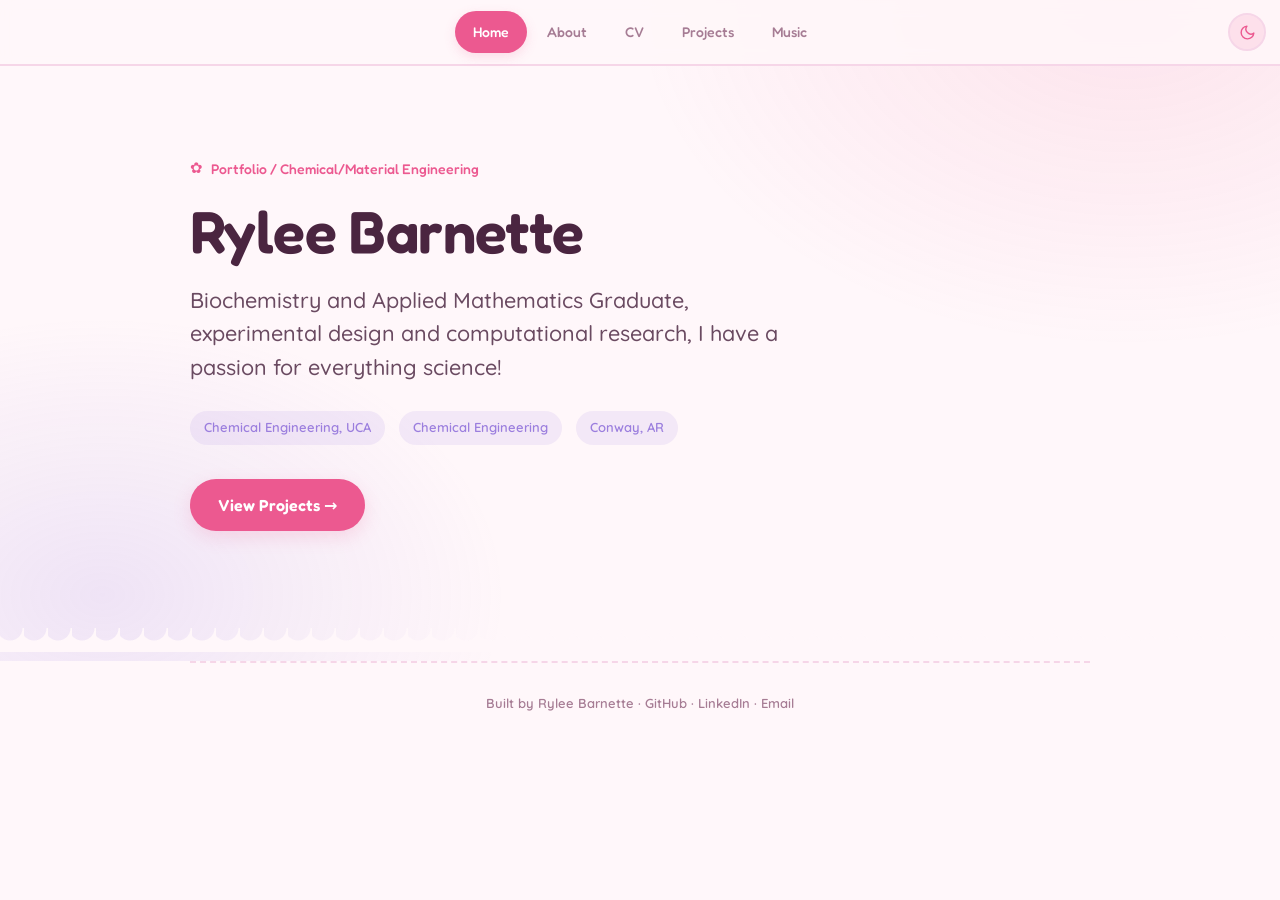
<file: index.html>
<!DOCTYPE html>
<html lang="en">
<head>
  <meta charset="UTF-8">
  <meta name="viewport" content="width=device-width, initial-scale=1.0">
  <title>Rylee Barnette —  Chemical/Materials Engineer</title>
<meta property="og:type" content="website">
  <meta property="og:title" content="Rylee Barnette —  Chemical/Materials Engineer">
  <meta property="og:description" content="Biochemistry and Applied Mathematics Graduate, Materials Engineering, Computational and Experimental Chemistry Research.">
  <meta property="og:image" content="https://ryleeannebarnette.github.io/labphoto.jpg">
  <meta property="og:url" content="https://ryleeannebarnette.github.io/">
  <meta name="twitter:card" content="summary_large_image">
  <script>
    (function(){try{var s=localStorage.getItem('theme');var d=window.matchMedia&&matchMedia('(prefers-color-scheme:dark)').matches;document.documentElement.setAttribute('data-theme',s||(d?'dark':'light'));}catch(e){}})();
    function toggleTheme(){var el=document.documentElement;var n=el.getAttribute('data-theme')==='dark'?'light':'dark';el.setAttribute('data-theme',n);try{localStorage.setItem('theme',n);}catch(e){}}
  </script>
  <link rel="preconnect" href="https://fonts.googleapis.com">
  <link rel="preconnect" href="https://fonts.gstatic.com" crossorigin>
  <link href="https://fonts.googleapis.com/css2?family=Fredoka:wght@400..700&family=Quicksand:wght@400..700&display=swap" rel="stylesheet">
  <link rel="stylesheet" href="style.css">
</head>
<body>
  <nav>
    <a href="index.html" class="active">Home</a>
    <a href="about.html">About</a>
    <a href="currvita.html">CV</a>
    <a href="projects.html">Projects</a>
    <a href="music.html">Music</a>
    <button class="theme-toggle" onclick="toggleTheme()" aria-label="Toggle dark mode" title="Toggle dark mode">
      <svg class="icon-moon" viewBox="0 0 24 24" fill="none" stroke="currentColor" stroke-width="2" stroke-linecap="round" stroke-linejoin="round"><path d="M21 12.79A9 9 0 1 1 11.21 3 7 7 0 0 0 21 12.79z"/></svg>
      <svg class="icon-sun" viewBox="0 0 24 24" fill="none" stroke="currentColor" stroke-width="2" stroke-linecap="round" stroke-linejoin="round"><circle cx="12" cy="12" r="4"/><path d="M12 2v2M12 20v2M4.93 4.93l1.41 1.41M17.66 17.66l1.41 1.41M2 12h2M20 12h2M6.34 17.66l-1.41 1.41M19.07 4.93l-1.41 1.41"/></svg>
    </button>
  </nav>
  <header class="hero">
    <div class="hero-inner">
      <p class="eyebrow">Portfolio / Chemical/Material Engineering</p>
      <h1>Rylee Barnette</h1>
      <p class="lede">Biochemistry and Applied Mathematics Graduate, experimental design and computational research, I have a passion for everything science!</p>
      <div class="spec-row">
        <span> Chemical Engineering, UCA</span>
        <span>Chemical Engineering</span>
        <span>Conway, AR</span>
      </div>
      <a href="projects.html" class="btn">View Projects →</a>
    </div>
  </header>
  <footer>
    Built by Rylee Barnette · <a href="https://github.com/ryleeannebarnette" target="_blank" rel="noopener">GitHub</a>
                           · <a href="https://www.linkedin.com/in/rylee-barnette-5aaa1438b/" target="_blank" rel="noopener">LinkedIn</a>
                           · <a href="mailto:ryleeannebarnette@gmail.com">Email</a>
  </footer>
</body>
</html>
</file>
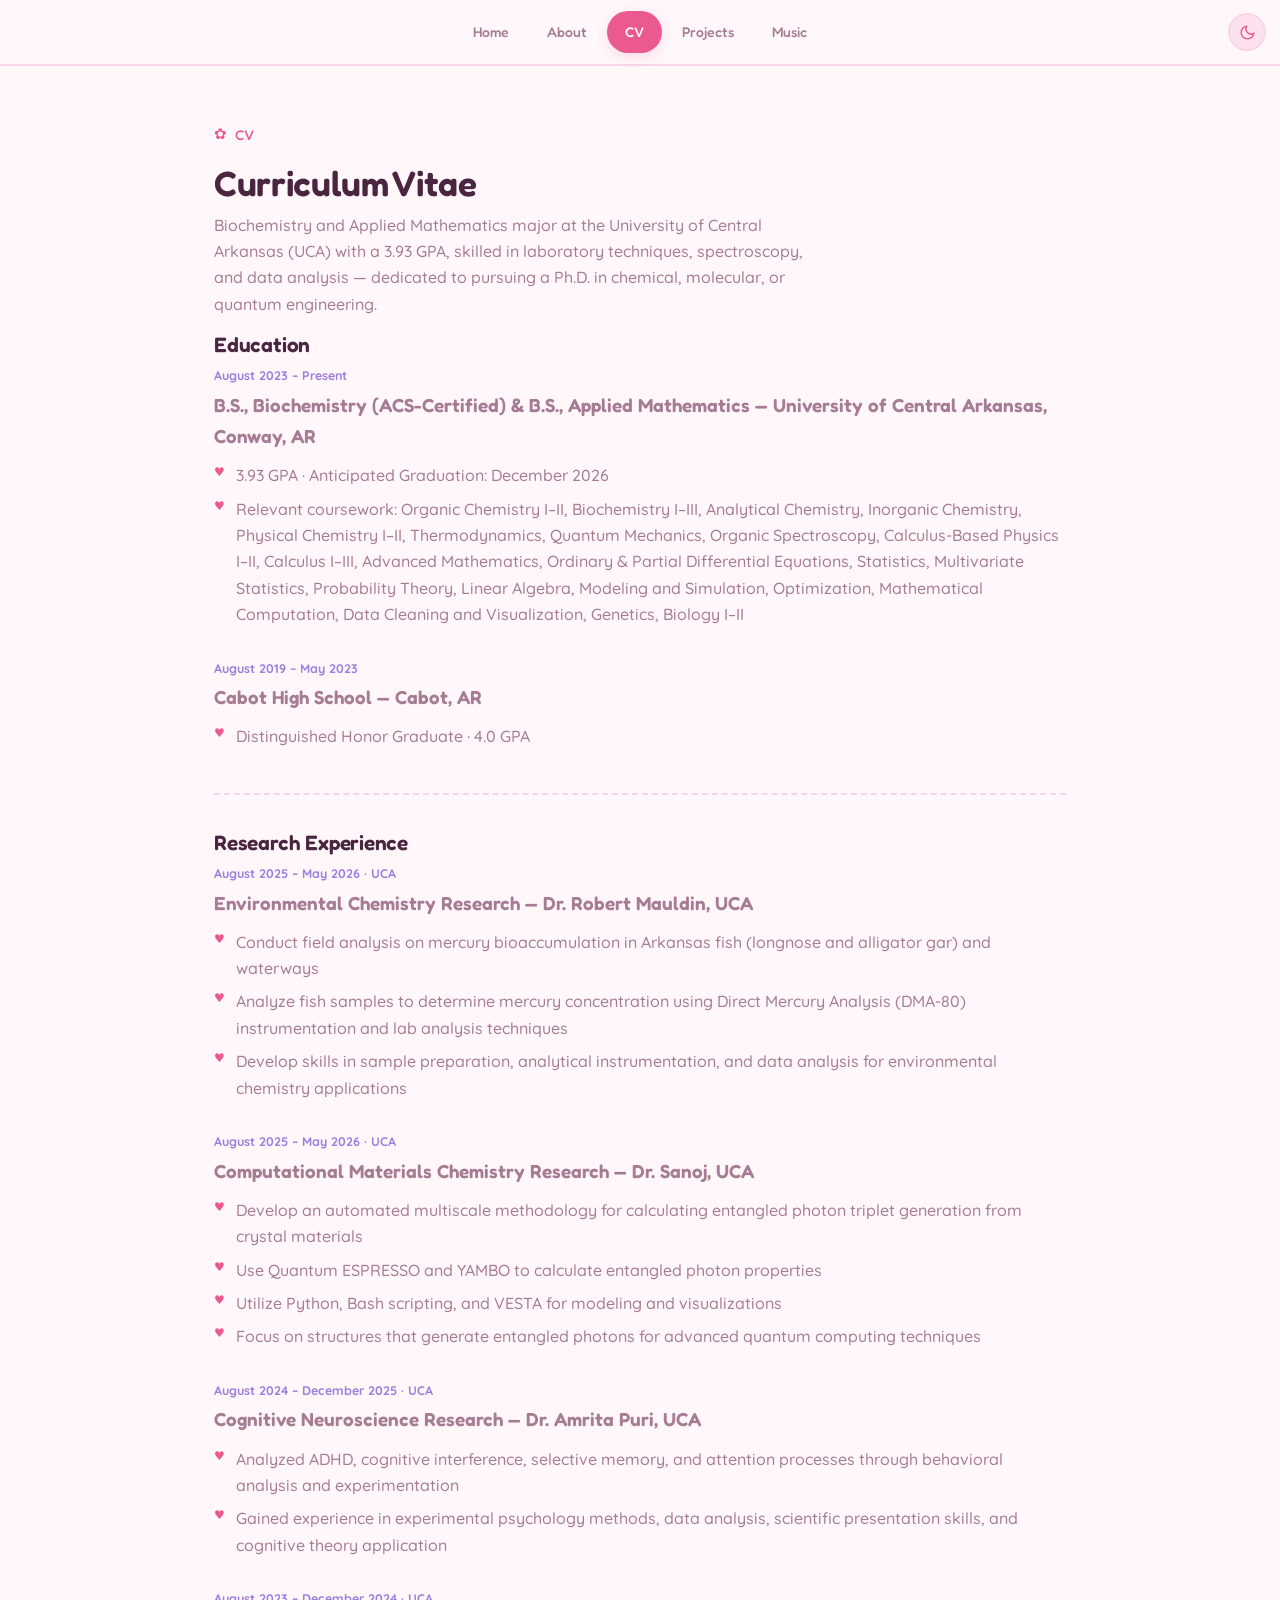
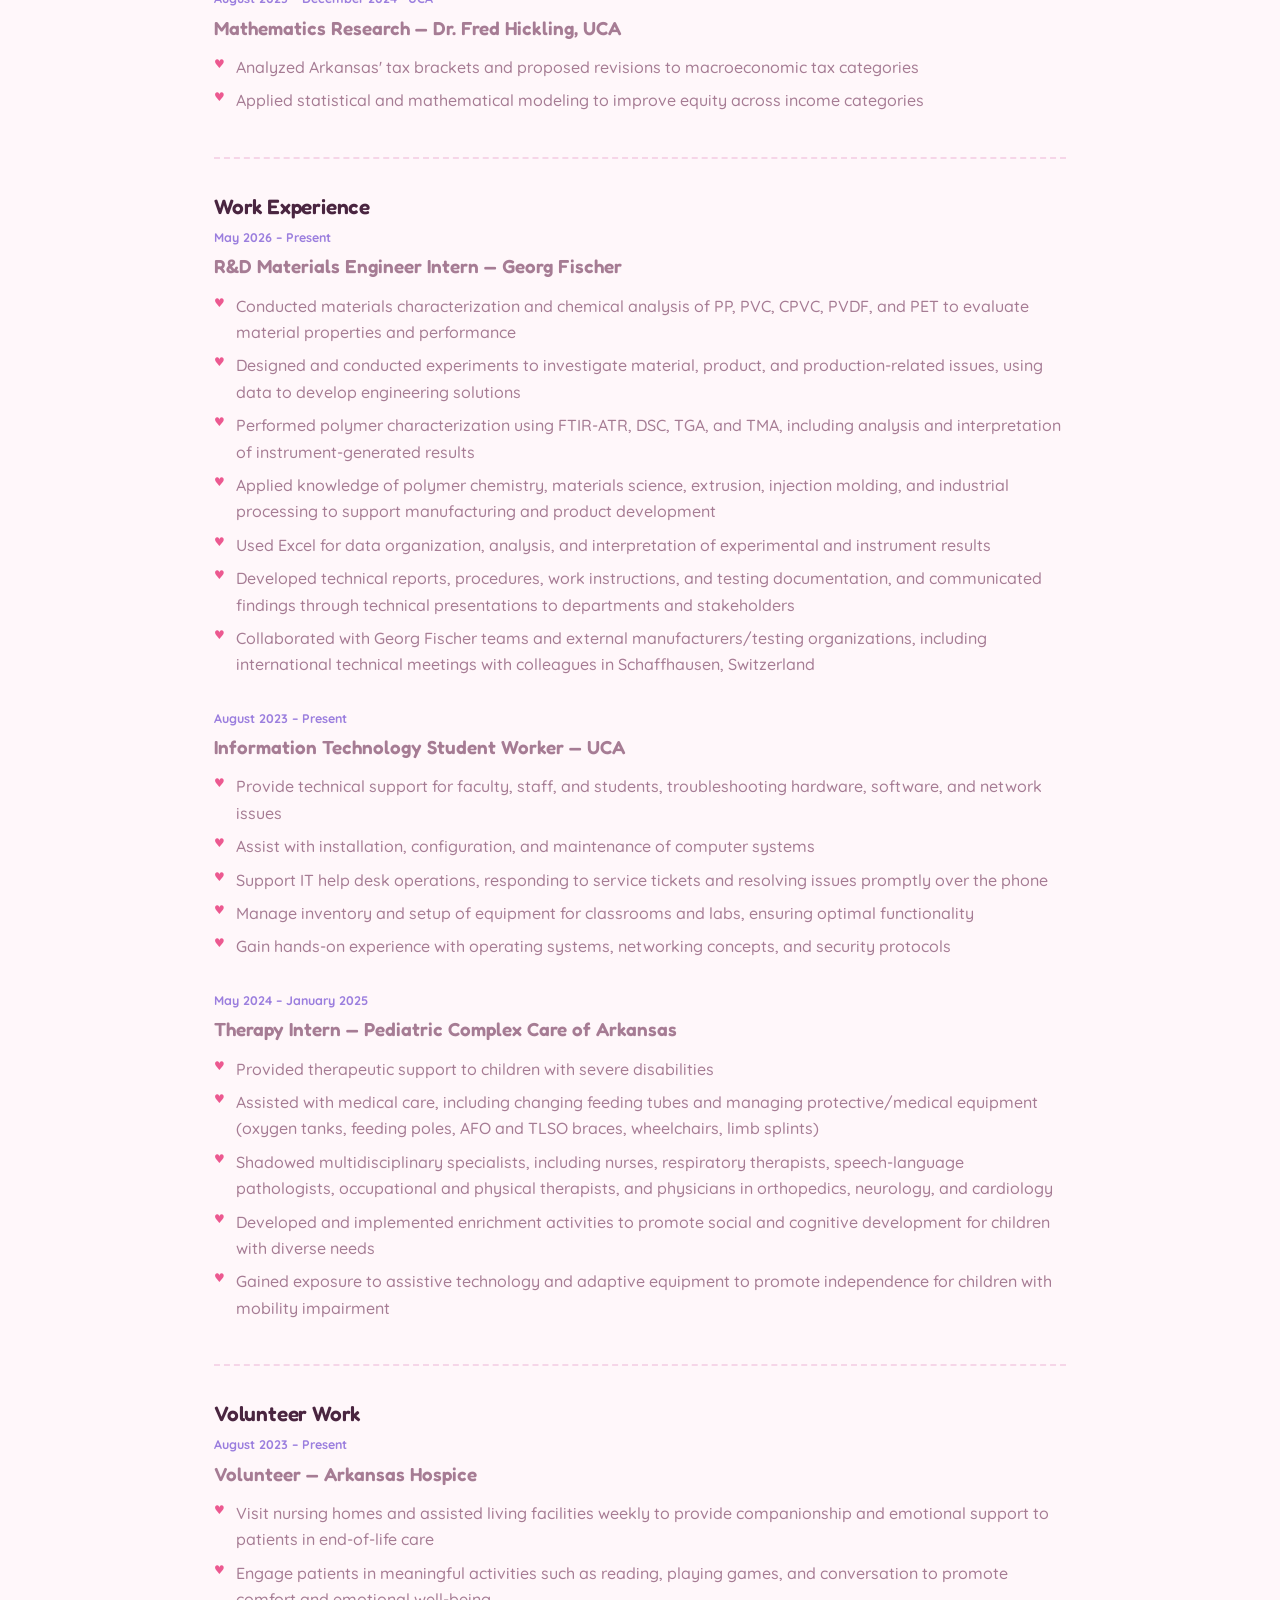
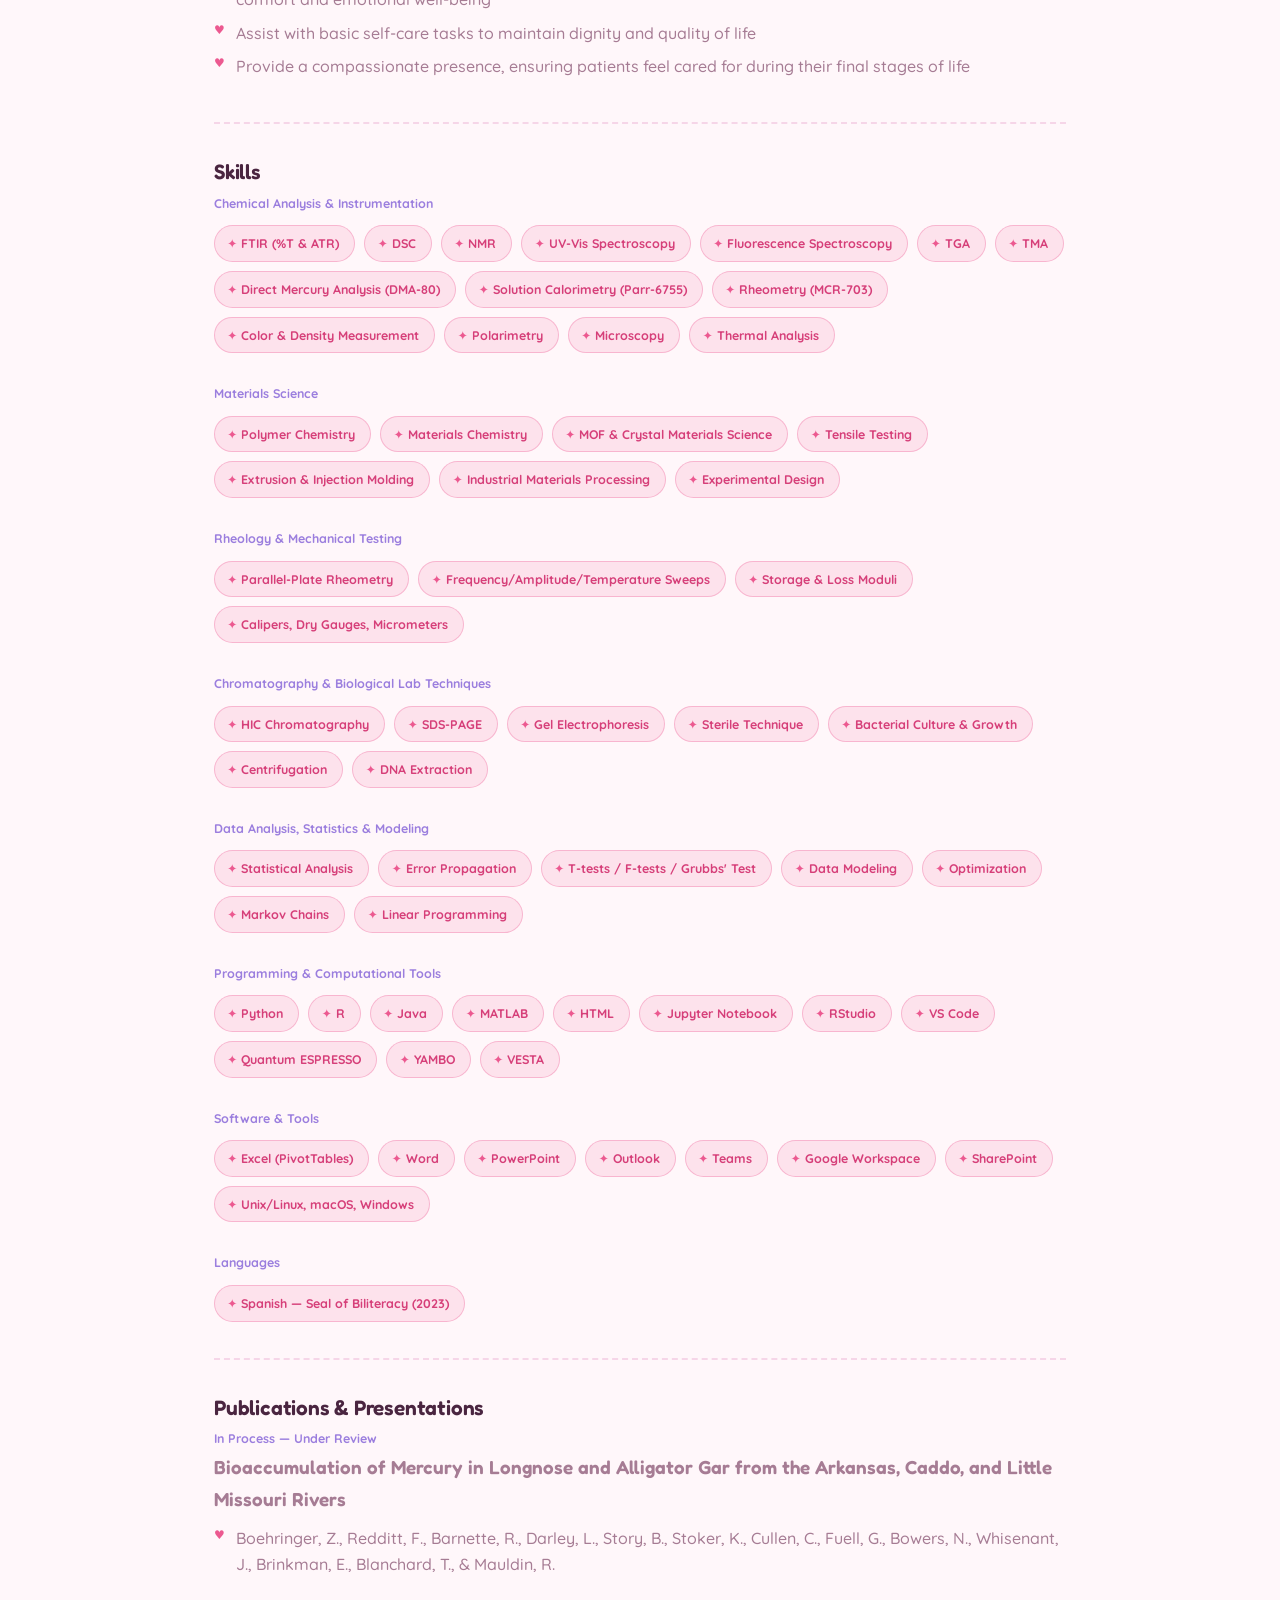
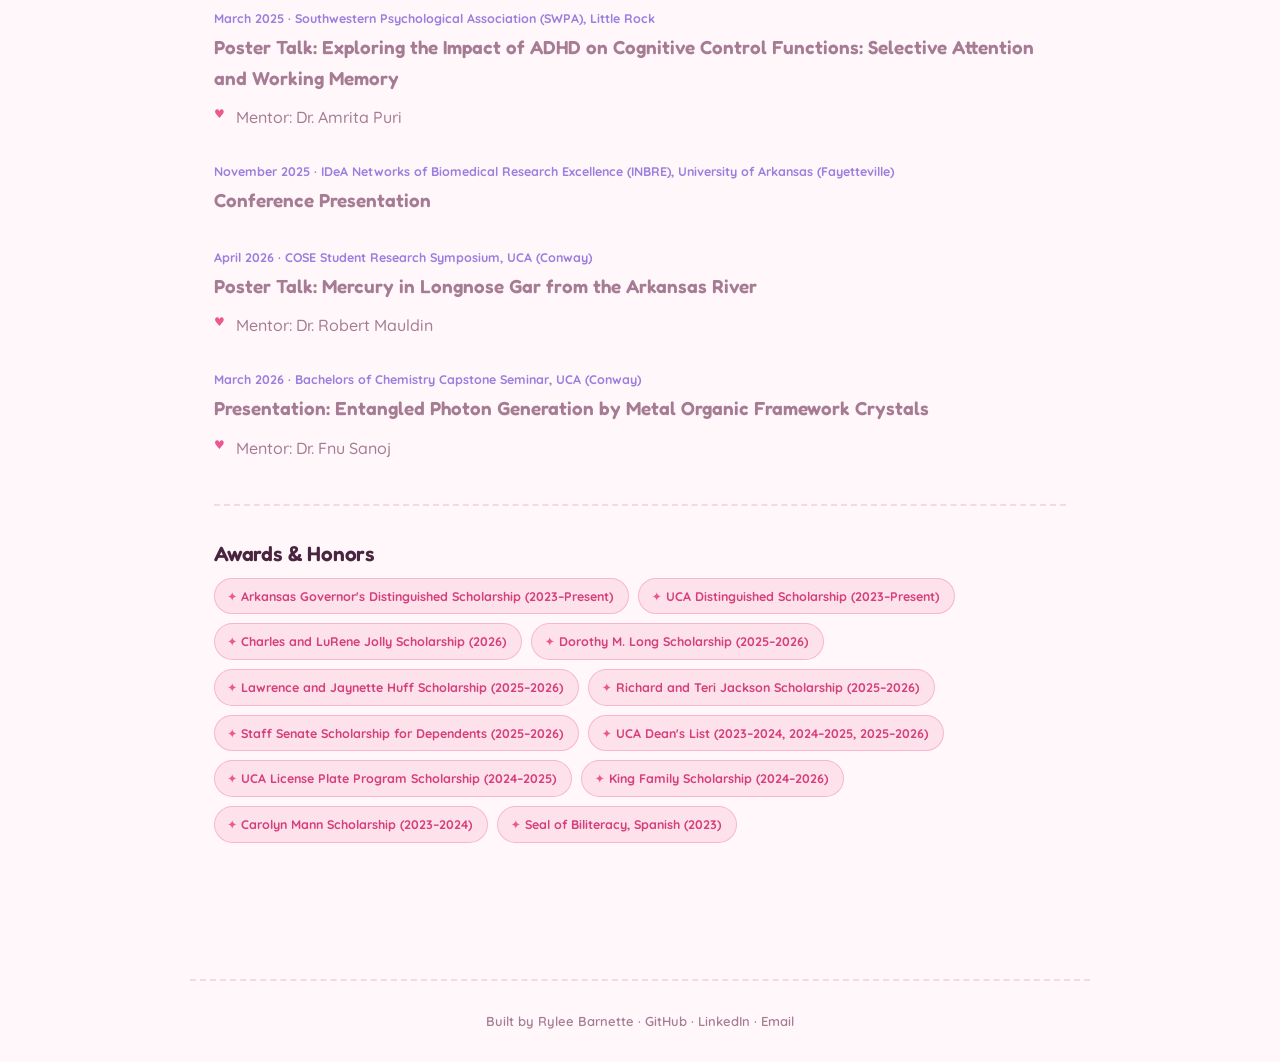
<file: currvita.html>
<!DOCTYPE html>
<html lang="en">
<head>
  <meta charset="UTF-8">
  <meta name="viewport" content="width=device-width, initial-scale=1.0">
  <title>CV — Rylee Barnette</title>
  <script>
    (function(){try{var s=localStorage.getItem('theme');var d=window.matchMedia&&matchMedia('(prefers-color-scheme:dark)').matches;document.documentElement.setAttribute('data-theme',s||(d?'dark':'light'));}catch(e){}})();
    function toggleTheme(){var el=document.documentElement;var n=el.getAttribute('data-theme')==='dark'?'light':'dark';el.setAttribute('data-theme',n);try{localStorage.setItem('theme',n);}catch(e){}}
  </script>
  <link rel="preconnect" href="https://fonts.googleapis.com">
  <link rel="preconnect" href="https://fonts.gstatic.com" crossorigin>
  <link href="https://fonts.googleapis.com/css2?family=Fredoka:wght@400..700&family=Quicksand:wght@400..700&display=swap" rel="stylesheet">
  <link rel="stylesheet" href="style.css">
</head>
<body>
  <nav>
    <a href="index.html">Home</a>
    <a href="about.html">About</a>
    <a href="currvita.html" class="active">CV</a>
    <a href="projects.html">Projects</a>
    <a href="music.html">Music</a>
    <button class="theme-toggle" onclick="toggleTheme()" aria-label="Toggle dark mode" title="Toggle dark mode">
      <svg class="icon-moon" viewBox="0 0 24 24" fill="none" stroke="currentColor" stroke-width="2" stroke-linecap="round" stroke-linejoin="round"><path d="M21 12.79A9 9 0 1 1 11.21 3 7 7 0 0 0 21 12.79z"/></svg>
      <svg class="icon-sun" viewBox="0 0 24 24" fill="none" stroke="currentColor" stroke-width="2" stroke-linecap="round" stroke-linejoin="round"><circle cx="12" cy="12" r="4"/><path d="M12 2v2M12 20v2M4.93 4.93l1.41 1.41M17.66 17.66l1.41 1.41M2 12h2M20 12h2M6.34 17.66l-1.41 1.41M19.07 4.93l-1.41 1.41"/></svg>
    </button>
  </nav>

  <main>
    <p class="eyebrow">CV</p>
    <h2>Curriculum Vitae</h2>
    <p class="demos-intro">
      Biochemistry and Applied Mathematics major at the University of Central Arkansas (UCA) with a 3.93 GPA, skilled in laboratory techniques, spectroscopy, and data analysis — dedicated to pursuing a Ph.D. in chemical, molecular, or quantum engineering.
    </p>

    <!-- ===== Education ===== -->
    <section class="section" id="education">
      <h3>Education</h3>

      <div class="cv-entry">
        <p class="meta">August 2023 – Present</p>
        <p class="role">B.S., Biochemistry (ACS-Certified) &amp; B.S., Applied Mathematics — University of Central Arkansas, Conway, AR</p>
        <ul>
          <li>3.93 GPA · Anticipated Graduation: December 2026</li>
          <li>Relevant coursework: Organic Chemistry I–II, Biochemistry I–III, Analytical Chemistry, Inorganic Chemistry, Physical Chemistry I–II, Thermodynamics, Quantum Mechanics, Organic Spectroscopy, Calculus-Based Physics I–II, Calculus I–III, Advanced Mathematics, Ordinary &amp; Partial Differential Equations, Statistics, Multivariate Statistics, Probability Theory, Linear Algebra, Modeling and Simulation, Optimization, Mathematical Computation, Data Cleaning and Visualization, Genetics, Biology I–II</li>
        </ul>
      </div>

      <div class="cv-entry">
        <p class="meta">August 2019 – May 2023</p>
        <p class="role">Cabot High School — Cabot, AR</p>
        <ul>
          <li>Distinguished Honor Graduate · 4.0 GPA</li>
        </ul>
      </div>
    </section>

    <!-- ===== Research Experience ===== -->
    <section class="section" id="research">
      <h3>Research Experience</h3>

      <div class="cv-entry">
        <p class="meta">August 2025 – May 2026 · UCA</p>
        <p class="role">Environmental Chemistry Research — Dr. Robert Mauldin, UCA</p>
        <ul>
          <li>Conduct field analysis on mercury bioaccumulation in Arkansas fish (longnose and alligator gar) and waterways</li>
          <li>Analyze fish samples to determine mercury concentration using Direct Mercury Analysis (DMA-80) instrumentation and lab analysis techniques</li>
          <li>Develop skills in sample preparation, analytical instrumentation, and data analysis for environmental chemistry applications</li>
        </ul>
      </div>

      <div class="cv-entry">
        <p class="meta">August 2025 – May 2026 · UCA</p>
        <p class="role">Computational Materials Chemistry Research — Dr. Sanoj, UCA</p>
        <ul>
          <li>Develop an automated multiscale methodology for calculating entangled photon triplet generation from crystal materials</li>
          <li>Use Quantum ESPRESSO and YAMBO to calculate entangled photon properties</li>
          <li>Utilize Python, Bash scripting, and VESTA for modeling and visualizations</li>
          <li>Focus on structures that generate entangled photons for advanced quantum computing techniques</li>
        </ul>
      </div>

      <div class="cv-entry">
        <p class="meta">August 2024 – December 2025 · UCA</p>
        <p class="role">Cognitive Neuroscience Research — Dr. Amrita Puri, UCA</p>
        <ul>
          <li>Analyzed ADHD, cognitive interference, selective memory, and attention processes through behavioral analysis and experimentation</li>
          <li>Gained experience in experimental psychology methods, data analysis, scientific presentation skills, and cognitive theory application</li>
        </ul>
      </div>

      <div class="cv-entry">
        <p class="meta">August 2023 – December 2024 · UCA</p>
        <p class="role">Mathematics Research — Dr. Fred Hickling, UCA</p>
        <ul>
          <li>Analyzed Arkansas' tax brackets and proposed revisions to macroeconomic tax categories</li>
          <li>Applied statistical and mathematical modeling to improve equity across income categories</li>
        </ul>
      </div>
    </section>

    <!-- ===== Work Experience ===== -->
    <section class="section" id="experience">
      <h3>Work Experience</h3>

      <div class="cv-entry">
        <p class="meta">May 2026 – Present</p>
        <p class="role">R&amp;D Materials Engineer Intern — Georg Fischer</p>
        <ul>
          <li>Conducted materials characterization and chemical analysis of PP, PVC, CPVC, PVDF, and PET to evaluate material properties and performance</li>
          <li>Designed and conducted experiments to investigate material, product, and production-related issues, using data to develop engineering solutions</li>
          <li>Performed polymer characterization using FTIR-ATR, DSC, TGA, and TMA, including analysis and interpretation of instrument-generated results</li>
          <li>Applied knowledge of polymer chemistry, materials science, extrusion, injection molding, and industrial processing to support manufacturing and product development</li>
          <li>Used Excel for data organization, analysis, and interpretation of experimental and instrument results</li>
          <li>Developed technical reports, procedures, work instructions, and testing documentation, and communicated findings through technical presentations to departments and stakeholders</li>
          <li>Collaborated with Georg Fischer teams and external manufacturers/testing organizations, including international technical meetings with colleagues in Schaffhausen, Switzerland</li>
        </ul>
      </div>

      <div class="cv-entry">
        <p class="meta">August 2023 – Present</p>
        <p class="role">Information Technology Student Worker — UCA</p>
        <ul>
          <li>Provide technical support for faculty, staff, and students, troubleshooting hardware, software, and network issues</li>
          <li>Assist with installation, configuration, and maintenance of computer systems</li>
          <li>Support IT help desk operations, responding to service tickets and resolving issues promptly over the phone</li>
          <li>Manage inventory and setup of equipment for classrooms and labs, ensuring optimal functionality</li>
          <li>Gain hands-on experience with operating systems, networking concepts, and security protocols</li>
        </ul>
      </div>

      <div class="cv-entry">
        <p class="meta">May 2024 – January 2025</p>
        <p class="role">Therapy Intern — Pediatric Complex Care of Arkansas</p>
        <ul>
          <li>Provided therapeutic support to children with severe disabilities</li>
          <li>Assisted with medical care, including changing feeding tubes and managing protective/medical equipment (oxygen tanks, feeding poles, AFO and TLSO braces, wheelchairs, limb splints)</li>
          <li>Shadowed multidisciplinary specialists, including nurses, respiratory therapists, speech-language pathologists, occupational and physical therapists, and physicians in orthopedics, neurology, and cardiology</li>
          <li>Developed and implemented enrichment activities to promote social and cognitive development for children with diverse needs</li>
          <li>Gained exposure to assistive technology and adaptive equipment to promote independence for children with mobility impairment</li>
        </ul>
      </div>
    </section>

    <!-- ===== Volunteer Work ===== -->
    <section class="section" id="volunteer">
      <h3>Volunteer Work</h3>

      <div class="cv-entry">
        <p class="meta">August 2023 – Present</p>
        <p class="role">Volunteer — Arkansas Hospice</p>
        <ul>
          <li>Visit nursing homes and assisted living facilities weekly to provide companionship and emotional support to patients in end-of-life care</li>
          <li>Engage patients in meaningful activities such as reading, playing games, and conversation to promote comfort and emotional well-being</li>
          <li>Assist with basic self-care tasks to maintain dignity and quality of life</li>
          <li>Provide a compassionate presence, ensuring patients feel cared for during their final stages of life</li>
        </ul>
      </div>
    </section>

    <!-- ===== Skills ===== -->
    <section class="section" id="skills">
      <h3>Skills</h3>

      <div class="cv-entry">
        <p class="meta">Chemical Analysis &amp; Instrumentation</p>
        <div class="honors">
          <span>FTIR (%T &amp; ATR)</span>
          <span>DSC</span>
          <span>NMR</span>
          <span>UV-Vis Spectroscopy</span>
          <span>Fluorescence Spectroscopy</span>
          <span>TGA</span>
          <span>TMA</span>
          <span>Direct Mercury Analysis (DMA-80)</span>
          <span>Solution Calorimetry (Parr-6755)</span>
          <span>Rheometry (MCR-703)</span>
          <span>Color &amp; Density Measurement</span>
          <span>Polarimetry</span>
          <span>Microscopy</span>
          <span>Thermal Analysis</span>
        </div>
      </div>

      <div class="cv-entry">
        <p class="meta">Materials Science</p>
        <div class="honors">
          <span>Polymer Chemistry</span>
          <span>Materials Chemistry</span>
          <span>MOF &amp; Crystal Materials Science</span>
          <span>Tensile Testing</span>
          <span>Extrusion &amp; Injection Molding</span>
          <span>Industrial Materials Processing</span>
          <span>Experimental Design</span>
        </div>
      </div>

      <div class="cv-entry">
        <p class="meta">Rheology &amp; Mechanical Testing</p>
        <div class="honors">
          <span>Parallel-Plate Rheometry</span>
          <span>Frequency/Amplitude/Temperature Sweeps</span>
          <span>Storage &amp; Loss Moduli</span>
          <span>Calipers, Dry Gauges, Micrometers</span>
        </div>
      </div>

      <div class="cv-entry">
        <p class="meta">Chromatography &amp; Biological Lab Techniques</p>
        <div class="honors">
          <span>HIC Chromatography</span>
          <span>SDS-PAGE</span>
          <span>Gel Electrophoresis</span>
          <span>Sterile Technique</span>
          <span>Bacterial Culture &amp; Growth</span>
          <span>Centrifugation</span>
          <span>DNA Extraction</span>
        </div>
      </div>

      <div class="cv-entry">
        <p class="meta">Data Analysis, Statistics &amp; Modeling</p>
        <div class="honors">
          <span>Statistical Analysis</span>
          <span>Error Propagation</span>
          <span>T-tests / F-tests / Grubbs' Test</span>
          <span>Data Modeling</span>
          <span>Optimization</span>
          <span>Markov Chains</span>
          <span>Linear Programming</span>
        </div>
      </div>

      <div class="cv-entry">
        <p class="meta">Programming &amp; Computational Tools</p>
        <div class="honors">
          <span>Python</span>
          <span>R</span>
          <span>Java</span>
          <span>MATLAB</span>
          <span>HTML</span>
          <span>Jupyter Notebook</span>
          <span>RStudio</span>
          <span>VS Code</span>
          <span>Quantum ESPRESSO</span>
          <span>YAMBO</span>
          <span>VESTA</span>
        </div>
      </div>

      <div class="cv-entry">
        <p class="meta">Software &amp; Tools</p>
        <div class="honors">
          <span>Excel (PivotTables)</span>
          <span>Word</span>
          <span>PowerPoint</span>
          <span>Outlook</span>
          <span>Teams</span>
          <span>Google Workspace</span>
          <span>SharePoint</span>
          <span>Unix/Linux, macOS, Windows</span>
        </div>
      </div>

      <div class="cv-entry">
        <p class="meta">Languages</p>
        <div class="honors">
          <span>Spanish — Seal of Biliteracy (2023)</span>
        </div>
      </div>
    </section>

    <!-- ===== Publications & Presentations ===== -->
    <section class="section" id="publications">
      <h3>Publications &amp; Presentations</h3>

      <div class="cv-entry">
        <p class="meta">In Process — Under Review</p>
        <p class="role">Bioaccumulation of Mercury in Longnose and Alligator Gar from the Arkansas, Caddo, and Little Missouri Rivers</p>
        <ul>
          <li>Boehringer, Z., Redditt, F., Barnette, R., Darley, L., Story, B., Stoker, K., Cullen, C., Fuell, G., Bowers, N., Whisenant, J., Brinkman, E., Blanchard, T., &amp; Mauldin, R.</li>
        </ul>
      </div>

      <div class="cv-entry">
        <p class="meta">March 2025 · Southwestern Psychological Association (SWPA), Little Rock</p>
        <p class="role">Poster Talk: Exploring the Impact of ADHD on Cognitive Control Functions: Selective Attention and Working Memory</p>
        <ul>
          <li>Mentor: Dr. Amrita Puri</li>
        </ul>
      </div>

      <div class="cv-entry">
        <p class="meta">November 2025 · IDeA Networks of Biomedical Research Excellence (INBRE), University of Arkansas (Fayetteville)</p>
        <p class="role">Conference Presentation</p>
      </div>

      <div class="cv-entry">
        <p class="meta">April 2026 · COSE Student Research Symposium, UCA (Conway)</p>
        <p class="role">Poster Talk: Mercury in Longnose Gar from the Arkansas River</p>
        <ul>
          <li>Mentor: Dr. Robert Mauldin</li>
        </ul>
      </div>

      <div class="cv-entry">
        <p class="meta">March 2026 · Bachelors of Chemistry Capstone Seminar, UCA (Conway)</p>
        <p class="role">Presentation: Entangled Photon Generation by Metal Organic Framework Crystals</p>
        <ul>
          <li>Mentor: Dr. Fnu Sanoj</li>
        </ul>
      </div>
    </section>

    <!-- ===== Awards & Honors ===== -->
    <section class="section" id="awards">
      <h3>Awards &amp; Honors</h3>
      <div class="honors">
        <span>Arkansas Governor's Distinguished Scholarship (2023–Present)</span>
        <span>UCA Distinguished Scholarship (2023–Present)</span>
        <span>Charles and LuRene Jolly Scholarship (2026)</span>
        <span>Dorothy M. Long Scholarship (2025–2026)</span>
        <span>Lawrence and Jaynette Huff Scholarship (2025–2026)</span>
        <span>Richard and Teri Jackson Scholarship (2025–2026)</span>
        <span>Staff Senate Scholarship for Dependents (2025–2026)</span>
        <span>UCA Dean's List (2023–2024, 2024–2025, 2025–2026)</span>
        <span>UCA License Plate Program Scholarship (2024–2025)</span>
        <span>King Family Scholarship (2024–2026)</span>
        <span>Carolyn Mann Scholarship (2023–2024)</span>
        <span>Seal of Biliteracy, Spanish (2023)</span>
      </div>
    </section>

  </main>

  <footer>
    Built by Rylee Barnette · <a href="https://github.com/ryleeannebarnette" target="_blank" rel="noopener">GitHub</a>
                           · <a href="https://www.linkedin.com/in/rylee-barnette-5aaa1438b/" target="_blank" rel="noopener">LinkedIn</a>
                           · <a href="mailto:ryleeannebarnette@gmail.com">Email</a>
  </footer>
</body>
</html>
</file>
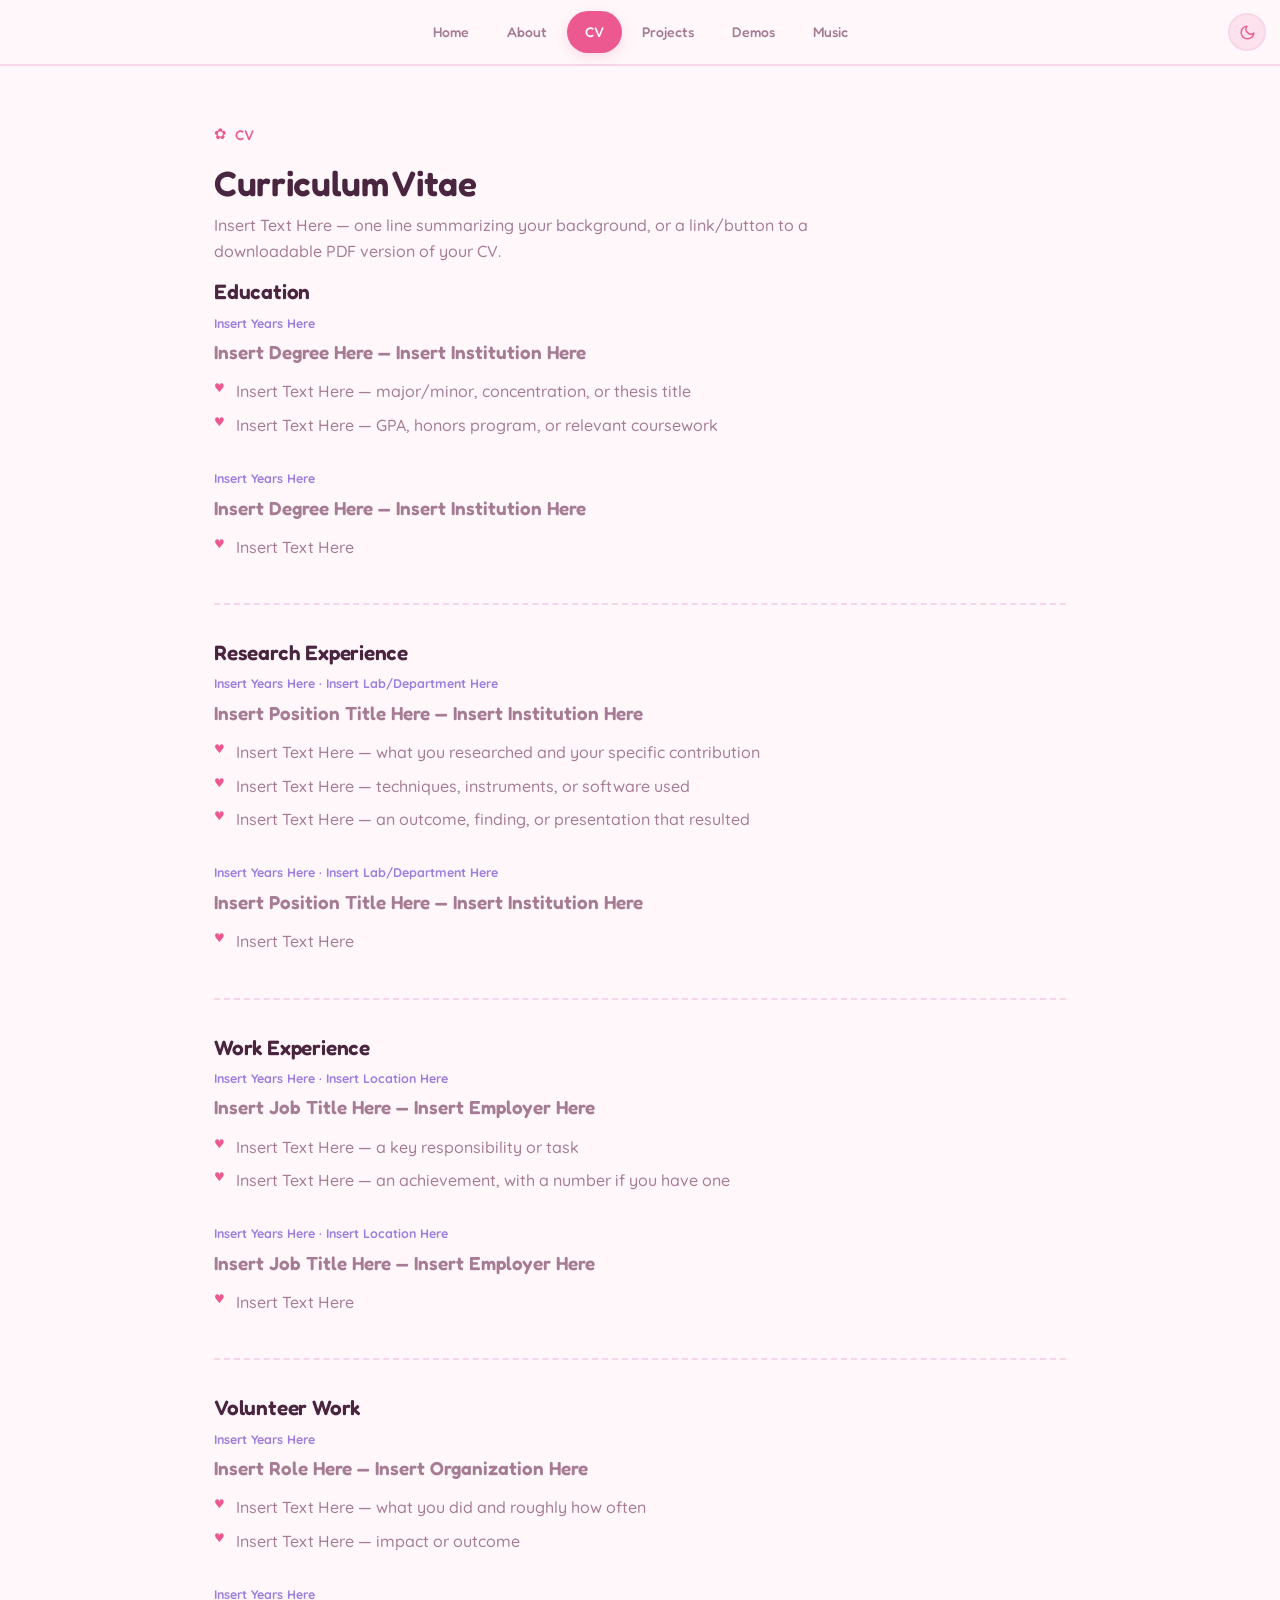
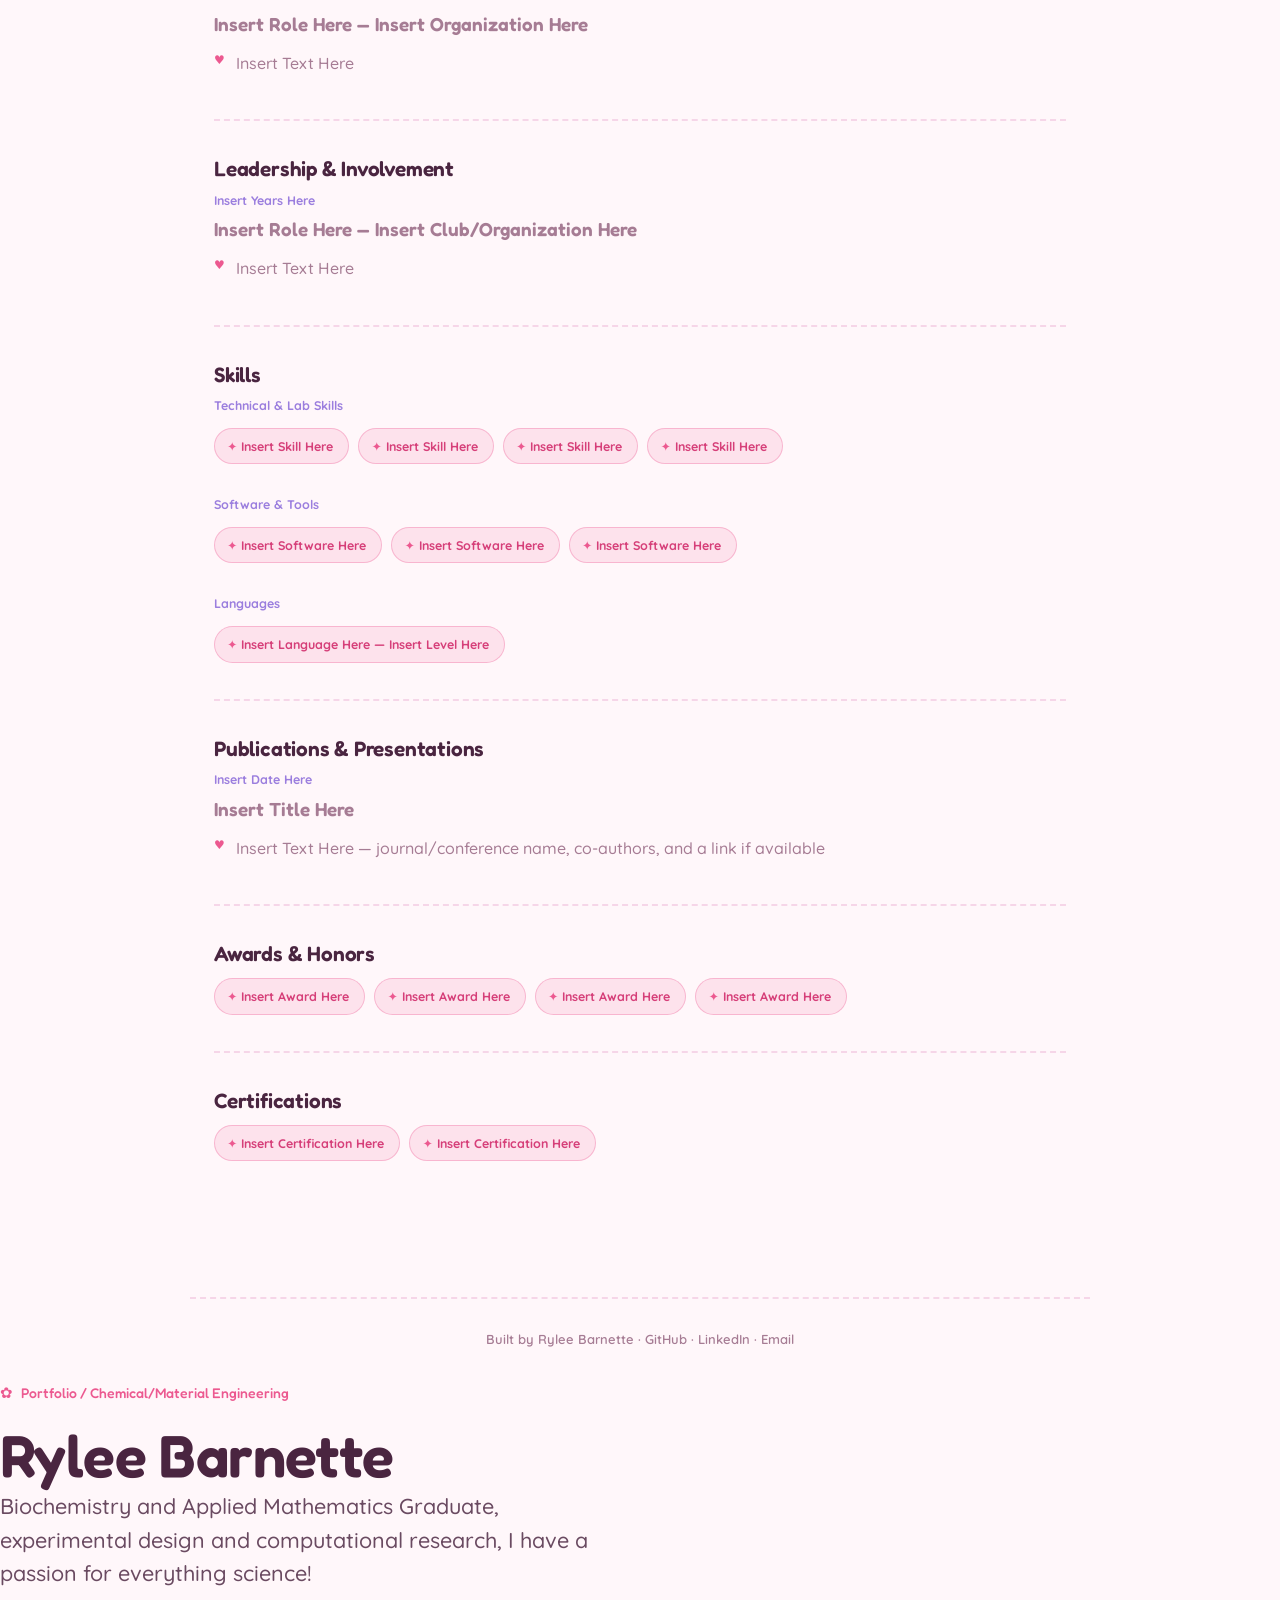
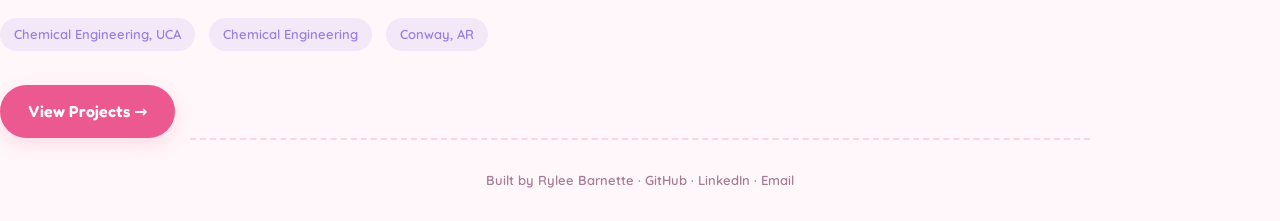
<file: Cv.html>
<!DOCTYPE html>
<html lang="en">
<head>
  <meta charset="UTF-8">
  <meta name="viewport" content="width=device-width, initial-scale=1.0">
  <title>CV — Rylee Barnette</title>
  <script>
    (function(){try{var s=localStorage.getItem('theme');var d=window.matchMedia&&matchMedia('(prefers-color-scheme:dark)').matches;document.documentElement.setAttribute('data-theme',s||(d?'dark':'light'));}catch(e){}})();
    function toggleTheme(){var el=document.documentElement;var n=el.getAttribute('data-theme')==='dark'?'light':'dark';el.setAttribute('data-theme',n);try{localStorage.setItem('theme',n);}catch(e){}}
  </script>
  <link rel="preconnect" href="https://fonts.googleapis.com">
  <link rel="preconnect" href="https://fonts.gstatic.com" crossorigin>
  <link href="https://fonts.googleapis.com/css2?family=Fredoka:wght@400..700&family=Quicksand:wght@400..700&display=swap" rel="stylesheet">
  <link rel="stylesheet" href="style.css">
</head>
<body>
  <nav>
    <a href="index.html">Home</a>
    <a href="about.html">About</a>
    <a href="Cv.html" class="active">CV</a>
    <a href="projects.html">Projects</a>
    <a href="demos.html">Demos</a>
    <a href="music.html">Music</a>
    <button class="theme-toggle" onclick="toggleTheme()" aria-label="Toggle dark mode" title="Toggle dark mode">
      <svg class="icon-moon" viewBox="0 0 24 24" fill="none" stroke="currentColor" stroke-width="2" stroke-linecap="round" stroke-linejoin="round"><path d="M21 12.79A9 9 0 1 1 11.21 3 7 7 0 0 0 21 12.79z"/></svg>
      <svg class="icon-sun" viewBox="0 0 24 24" fill="none" stroke="currentColor" stroke-width="2" stroke-linecap="round" stroke-linejoin="round"><circle cx="12" cy="12" r="4"/><path d="M12 2v2M12 20v2M4.93 4.93l1.41 1.41M17.66 17.66l1.41 1.41M2 12h2M20 12h2M6.34 17.66l-1.41 1.41M19.07 4.93l-1.41 1.41"/></svg>
    </button>
  </nav>

  <main>
    <p class="eyebrow">CV</p>
    <h2>Curriculum Vitae</h2>
    <p class="demos-intro">
      Insert Text Here — one line summarizing your background, or a link/button to a downloadable PDF version of your CV.
    </p>

    <!-- ===== Education ===== -->
    <section class="section" id="education">
      <h3>Education</h3>

      <div class="cv-entry">
        <p class="meta">Insert Years Here</p>
        <p class="role">Insert Degree Here — Insert Institution Here</p>
        <ul>
          <li>Insert Text Here — major/minor, concentration, or thesis title</li>
          <li>Insert Text Here — GPA, honors program, or relevant coursework</li>
        </ul>
      </div>

      <div class="cv-entry">
        <p class="meta">Insert Years Here</p>
        <p class="role">Insert Degree Here — Insert Institution Here</p>
        <ul>
          <li>Insert Text Here</li>
        </ul>
      </div>
    </section>

    <!-- ===== Research Experience ===== -->
    <section class="section" id="research">
      <h3>Research Experience</h3>

      <div class="cv-entry">
        <p class="meta">Insert Years Here · Insert Lab/Department Here</p>
        <p class="role">Insert Position Title Here — Insert Institution Here</p>
        <ul>
          <li>Insert Text Here — what you researched and your specific contribution</li>
          <li>Insert Text Here — techniques, instruments, or software used</li>
          <li>Insert Text Here — an outcome, finding, or presentation that resulted</li>
        </ul>
      </div>

      <div class="cv-entry">
        <p class="meta">Insert Years Here · Insert Lab/Department Here</p>
        <p class="role">Insert Position Title Here — Insert Institution Here</p>
        <ul>
          <li>Insert Text Here</li>
        </ul>
      </div>
    </section>

    <!-- ===== Work Experience ===== -->
    <section class="section" id="experience">
      <h3>Work Experience</h3>

      <div class="cv-entry">
        <p class="meta">Insert Years Here · Insert Location Here</p>
        <p class="role">Insert Job Title Here — Insert Employer Here</p>
        <ul>
          <li>Insert Text Here — a key responsibility or task</li>
          <li>Insert Text Here — an achievement, with a number if you have one</li>
        </ul>
      </div>

      <div class="cv-entry">
        <p class="meta">Insert Years Here · Insert Location Here</p>
        <p class="role">Insert Job Title Here — Insert Employer Here</p>
        <ul>
          <li>Insert Text Here</li>
        </ul>
      </div>
    </section>

    <!-- ===== Volunteer Work ===== -->
    <section class="section" id="volunteer">
      <h3>Volunteer Work</h3>

      <div class="cv-entry">
        <p class="meta">Insert Years Here</p>
        <p class="role">Insert Role Here — Insert Organization Here</p>
        <ul>
          <li>Insert Text Here — what you did and roughly how often</li>
          <li>Insert Text Here — impact or outcome</li>
        </ul>
      </div>

      <div class="cv-entry">
        <p class="meta">Insert Years Here</p>
        <p class="role">Insert Role Here — Insert Organization Here</p>
        <ul>
          <li>Insert Text Here</li>
        </ul>
      </div>
    </section>

    <!-- ===== Leadership & Involvement ===== -->
    <section class="section" id="leadership">
      <h3>Leadership &amp; Involvement</h3>

      <div class="cv-entry">
        <p class="meta">Insert Years Here</p>
        <p class="role">Insert Role Here — Insert Club/Organization Here</p>
        <ul>
          <li>Insert Text Here</li>
        </ul>
      </div>
    </section>

    <!-- ===== Skills ===== -->
    <section class="section" id="skills">
      <h3>Skills</h3>

      <div class="cv-entry">
        <p class="meta">Technical &amp; Lab Skills</p>
        <div class="honors">
          <span>Insert Skill Here</span>
          <span>Insert Skill Here</span>
          <span>Insert Skill Here</span>
          <span>Insert Skill Here</span>
        </div>
      </div>

      <div class="cv-entry">
        <p class="meta">Software &amp; Tools</p>
        <div class="honors">
          <span>Insert Software Here</span>
          <span>Insert Software Here</span>
          <span>Insert Software Here</span>
        </div>
      </div>

      <div class="cv-entry">
        <p class="meta">Languages</p>
        <div class="honors">
          <span>Insert Language Here — Insert Level Here</span>
        </div>
      </div>
    </section>

    <!-- ===== Publications & Presentations ===== -->
    <section class="section" id="publications">
      <h3>Publications &amp; Presentations</h3>

      <div class="cv-entry">
        <p class="meta">Insert Date Here</p>
        <p class="role">Insert Title Here</p>
        <ul>
          <li>Insert Text Here — journal/conference name, co-authors, and a link if available</li>
        </ul>
      </div>
    </section>

    <!-- ===== Awards & Honors ===== -->
    <section class="section" id="awards">
      <h3>Awards &amp; Honors</h3>
      <div class="honors">
        <span>Insert Award Here</span>
        <span>Insert Award Here</span>
        <span>Insert Award Here</span>
        <span>Insert Award Here</span>
      </div>
    </section>

    <!-- ===== Certifications ===== -->
    <section class="section" id="certifications">
      <h3>Certifications</h3>
      <div class="honors">
        <span>Insert Certification Here</span>
        <span>Insert Certification Here</span>
      </div>
    </section>

  </main>

  <footer>
    Built by Rylee Barnette · <a href="https://github.com/ryleeannebarnette" target="_blank" rel="noopener">GitHub</a>
                           · <a href="https://www.linkedin.com/in/rylee-barnette-5aaa1438b/" target="_blank" rel="noopener">LinkedIn</a>
                           · <a href="mailto:ryleeannebarnette@gmail.com">Email</a>
  </footer>
</body>
</html>      <p class="eyebrow">Portfolio / Chemical/Material Engineering</p>
      <h1>Rylee Barnette</h1>
      <p class="lede">Biochemistry and Applied Mathematics Graduate, experimental design and computational research, I have a passion for everything science!</p>
      <div class="spec-row">
        <span> Chemical Engineering, UCA</span>
        <span>Chemical Engineering</span>
        <span>Conway, AR</span>
      </div>
      <a href="projects.html" class="btn">View Projects →</a>
    </div>
  </header>
  <footer>
    Built by Rylee Barnette · <a href="https://github.com/ryleeannebarnette" target="_blank" rel="noopener">GitHub</a>
                           · <a href="https://www.linkedin.com/in/rylee-barnette-5aaa1438b/" target="_blank" rel="noopener">LinkedIn</a>
                           · <a href="mailto:ryleeannebarnette@gmail.com">Email</a>
  </footer>
</body>
</html>
</file>
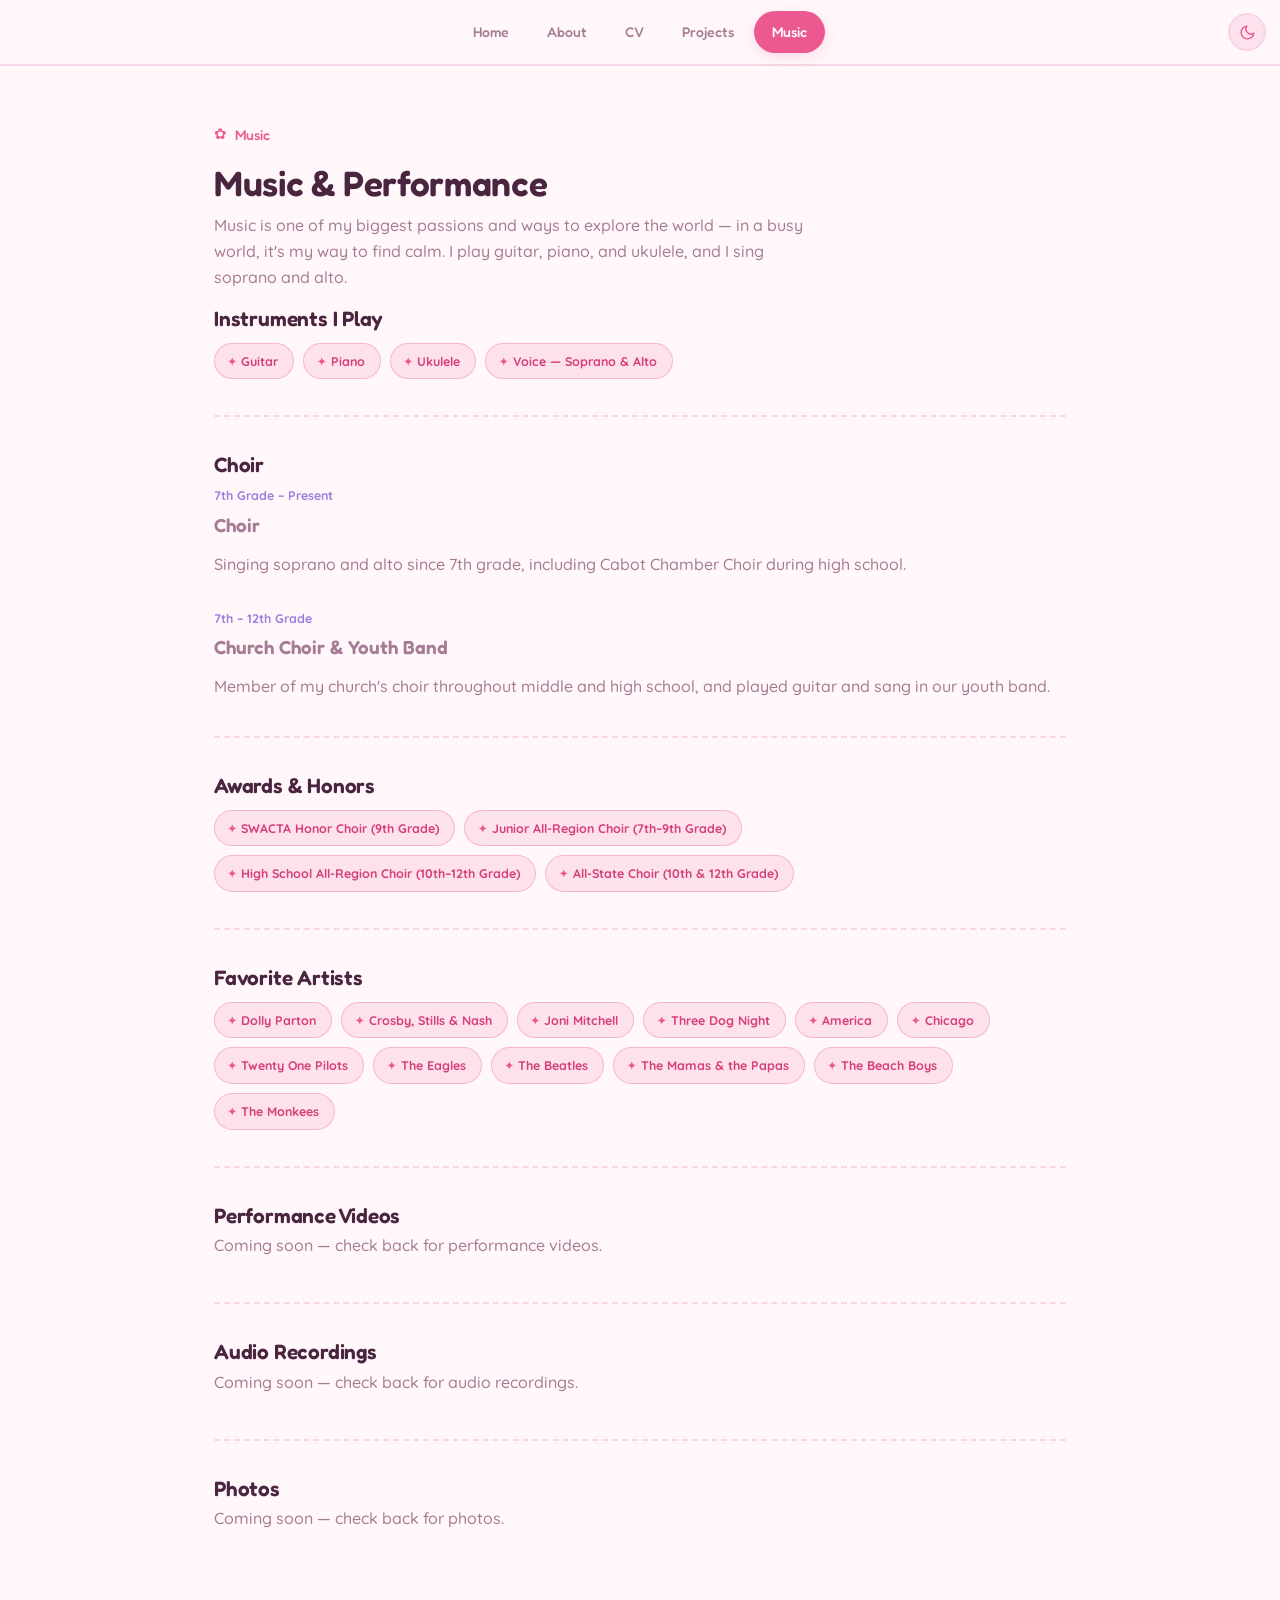
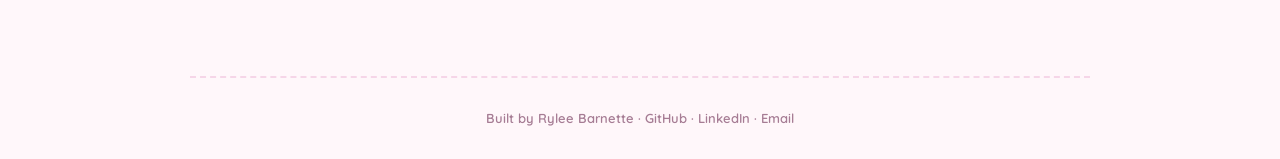
<file: music.html>
<!DOCTYPE html>
<html lang="en">
<head>
  <meta charset="UTF-8">
  <meta name="viewport" content="width=device-width, initial-scale=1.0">
  <title>Music — Rylee Barnette</title>
  <script>
    (function(){try{var s=localStorage.getItem('theme');var d=window.matchMedia&&matchMedia('(prefers-color-scheme:dark)').matches;document.documentElement.setAttribute('data-theme',s||(d?'dark':'light'));}catch(e){}})();
    function toggleTheme(){var el=document.documentElement;var n=el.getAttribute('data-theme')==='dark'?'light':'dark';el.setAttribute('data-theme',n);try{localStorage.setItem('theme',n);}catch(e){}}
  </script>
  <link rel="preconnect" href="https://fonts.googleapis.com">
  <link rel="preconnect" href="https://fonts.gstatic.com" crossorigin>
  <link href="https://fonts.googleapis.com/css2?family=Fredoka:wght@400..700&family=Quicksand:wght@400..700&display=swap" rel="stylesheet">
  <link rel="stylesheet" href="style.css">
  <style>
    /* small additions just for this page — audio players and the photo grid */
    .audio-item { margin-bottom: 22px; }
    .audio-item:last-child { margin-bottom: 0; }
    .audio-item p.demo-cap { margin-bottom: 8px; }
    .audio-item audio { width: 100%; border-radius: 999px; }
    .photo-grid { display: grid; grid-template-columns: repeat(3, 1fr); gap: 18px; margin-top: 10px; }
    .photo-grid img {
      width: 100%; aspect-ratio: 4 / 5; object-fit: cover;
      border-radius: 20px; border: 2px solid var(--line);
      box-shadow: 0 10px 24px var(--shadow);
    }
    @media (max-width: 680px) { .photo-grid { grid-template-columns: repeat(2, 1fr); } }
  </style>
</head>
<body>
  <nav>
    <a href="index.html">Home</a>
    <a href="about.html">About</a>
    <a href="currvita.html">CV</a>
    <a href="projects.html">Projects</a>
    <a href="music.html" class="active">Music</a>
    <button class="theme-toggle" onclick="toggleTheme()" aria-label="Toggle dark mode" title="Toggle dark mode">
      <svg class="icon-moon" viewBox="0 0 24 24" fill="none" stroke="currentColor" stroke-width="2" stroke-linecap="round" stroke-linejoin="round"><path d="M21 12.79A9 9 0 1 1 11.21 3 7 7 0 0 0 21 12.79z"/></svg>
      <svg class="icon-sun" viewBox="0 0 24 24" fill="none" stroke="currentColor" stroke-width="2" stroke-linecap="round" stroke-linejoin="round"><circle cx="12" cy="12" r="4"/><path d="M12 2v2M12 20v2M4.93 4.93l1.41 1.41M17.66 17.66l1.41 1.41M2 12h2M20 12h2M6.34 17.66l-1.41 1.41M19.07 4.93l-1.41 1.41"/></svg>
    </button>
  </nav>

  <main>
    <p class="eyebrow">Music</p>
    <h2>Music &amp; Performance</h2>
    <p class="demos-intro">Music is one of my biggest passions and ways to explore the world — in a busy world, it's my way to find calm. I play guitar, piano, and ukulele, and I sing soprano and alto.</p>

    <!-- ===== Instruments ===== -->
    <section class="section" id="instruments">
      <h3>Instruments I Play</h3>
      <div class="honors">
        <span>Guitar</span>
        <span>Piano</span>
        <span>Ukulele</span>
        <span>Voice — Soprano &amp; Alto</span>
      </div>
    </section>

    <!-- ===== Choir ===== -->
    <section class="section" id="choir">
      <h3>Choir</h3>

      <div class="cv-entry">
        <p class="meta">7th Grade – Present</p>
        <p class="role">Choir</p>
        <p>Singing soprano and alto since 7th grade, including Cabot Chamber Choir during high school.</p>
      </div>

      <div class="cv-entry">
        <p class="meta">7th – 12th Grade</p>
        <p class="role">Church Choir &amp; Youth Band</p>
        <p>Member of my church's choir throughout middle and high school, and played guitar and sang in our youth band.</p>
      </div>
    </section>

    <!-- ===== Awards & Honors ===== -->
    <section class="section" id="awards">
      <h3>Awards &amp; Honors</h3>
      <div class="honors">
        <span>SWACTA Honor Choir (9th Grade)</span>
        <span>Junior All-Region Choir (7th–9th Grade)</span>
        <span>High School All-Region Choir (10th–12th Grade)</span>
        <span>All-State Choir (10th &amp; 12th Grade)</span>
      </div>
    </section>

    <!-- ===== Favorite Artists ===== -->
    <section class="section" id="favorite-artists">
      <h3>Favorite Artists</h3>
      <div class="honors">
        <span>Dolly Parton</span>
        <span>Crosby, Stills &amp; Nash</span>
        <span>Joni Mitchell</span>
        <span>Three Dog Night</span>
        <span>America</span>
        <span>Chicago</span>
        <span>Twenty One Pilots</span>
        <span>The Eagles</span>
        <span>The Beatles</span>
        <span>The Mamas &amp; the Papas</span>
        <span>The Beach Boys</span>
        <span>The Monkees</span>
      </div>
    </section>

    <!-- ===== Videos ===== -->
    <section class="section" id="videos">
      <h3>Performance Videos</h3>
      <p class="demos-intro">Coming soon — check back for performance videos.</p>
    </section>

    <!-- ===== Audio ===== -->
    <section class="section" id="audio">
      <h3>Audio Recordings</h3>
      <p class="demos-intro">Coming soon — check back for audio recordings.</p>
    </section>

    <!-- ===== Photos ===== -->
    <section class="section" id="photos">
      <h3>Photos</h3>
      <p class="demos-intro">Coming soon — check back for photos.</p>
    </section>
  </main>

  <footer>
    Built by Rylee Barnette · <a href="https://github.com/ryleeannebarnette" target="_blank" rel="noopener">GitHub</a>
                           · <a href="https://www.linkedin.com/in/rylee-barnette-5aaa1438b/" target="_blank" rel="noopener">LinkedIn</a>
                           · <a href="mailto:ryleeannebarnette@gmail.com">Email</a>
  </footer>

  <script>
    document.addEventListener('click', function (e) {
      var f = e.target.closest('.yt-facade');
      if (!f || f.querySelector('iframe')) return;
      var id = f.getAttribute('data-id') || '';
      if (!id || id.indexOf('VIDEO_ID') !== -1) return;
      var ifr = document.createElement('iframe');
      ifr.src = 'https://www.youtube.com/embed/' + id + '?autoplay=1&rel=0';
      ifr.title = 'Video player';
      ifr.allow = 'accelerometer; autoplay; clipboard-write; encrypted-media; gyroscope; picture-in-picture';
      ifr.setAttribute('allowfullscreen', '');
      f.innerHTML = '';
      f.appendChild(ifr);
    });
  </script>
</body>
</html>
</file>
<file: style.css>
/* ============================================================
   Rylee Barnette — Portfolio
   Theme: Sweet Bloom. Fredoka / Quicksand.
   Blush pink + lavender, organic shapes. Light/dark via [data-theme] toggle.
   ============================================================ */

:root {
  --font-disp: "Fredoka", "Baloo 2", system-ui, sans-serif;
  --font-body: "Quicksand", "Segoe UI", system-ui, sans-serif;

  --nav-h: 66px;
  --wrap: 900px;

  /* Light theme (blush) */
  --bg:          #FFF7FA;
  --bg-elev:     #FFFFFF;
  --text:        #4A2540;
  --muted:       #A67C94;
  --line:        #F6D6E8;
  --accent:      #EC5990;
  --accent-hov:  #D63F79;
  --accent-2:    #9B7EDE;
  --accent-soft: rgba(236, 89, 144, 0.13);
  --accent-ring: rgba(236, 89, 144, 0.32);
  --shadow:      rgba(236, 89, 144, 0.18);
  --nav-bg:      rgba(255, 247, 250, 0.85);
}

:root[data-theme="dark"] {
  --bg:          #241522;
  --bg-elev:     #2E1A2C;
  --text:        #F9E9F1;
  --muted:       #C79AB5;
  --line:        #422B3E;
  --accent:      #FF7FAE;
  --accent-hov:  #FFA0C4;
  --accent-2:    #B79CF0;
  --accent-soft: rgba(255, 127, 174, 0.16);
  --accent-ring: rgba(255, 127, 174, 0.36);
  --shadow:      rgba(0, 0, 0, 0.5);
  --nav-bg:      rgba(36, 21, 34, 0.85);
}

* { box-sizing: border-box; margin: 0; padding: 0; }

html { scroll-behavior: smooth; }

body {
  font-family: var(--font-body);
  font-weight: 500;
  background: var(--bg);
  color: var(--text);
  line-height: 1.65;
  -webkit-font-smoothing: antialiased;
  transition: background-color .3s ease, color .3s ease;
}

a { color: var(--accent); text-decoration: none; }
a:hover { color: var(--accent-hov); }

/* ---------- Navigation ---------- */
nav {
  position: fixed; top: 0; left: 0; width: 100%;
  height: var(--nav-h);
  display: flex; align-items: center; justify-content: center;
  gap: 2px;
  background: var(--nav-bg);
  backdrop-filter: blur(10px);
  -webkit-backdrop-filter: blur(10px);
  border-bottom: 2px solid var(--line);
  z-index: 1000;
}
nav a {
  position: relative;
  font-family: var(--font-disp);
  font-weight: 500;
  font-size: 14px;
  color: var(--muted);
  padding: 9px 18px; border-radius: 999px;
  transition: color .2s, background .2s, transform .15s;
}
nav a:hover { color: var(--text); background: var(--accent-soft); transform: translateY(-1px); }
nav a.active { color: #fff; background: var(--accent); box-shadow: 0 4px 12px var(--shadow); }

/* Dark-mode toggle button */
.theme-toggle {
  position: absolute; right: 14px; top: 50%; transform: translateY(-50%);
  width: 38px; height: 38px;
  display: inline-flex; align-items: center; justify-content: center;
  background: var(--accent-soft); color: var(--accent);
  border: 2px solid var(--line); border-radius: 50%;
  cursor: pointer; transition: color .2s, border-color .2s, background .2s, transform .2s;
}
.theme-toggle:hover { color: #fff; border-color: var(--accent); background: var(--accent); transform: translateY(-50%) rotate(12deg); }
.theme-toggle svg { width: 17px; height: 17px; }
.theme-toggle .icon-sun { display: none; }
:root[data-theme="dark"] .theme-toggle .icon-sun  { display: block; }
:root[data-theme="dark"] .theme-toggle .icon-moon { display: none; }

/* ---------- Layout & headings ---------- */
main {
  max-width: var(--wrap); margin: 0 auto;
  padding: calc(var(--nav-h) + 56px) 24px 100px;
}

h1, h2, h3 {
  font-family: var(--font-disp);
  font-weight: 600; line-height: 1.15; letter-spacing: -0.01em;
}
h1 { font-size: clamp(2.5rem, 6.5vw, 3.7rem); }
h2 { font-size: clamp(1.6rem, 4vw, 2.2rem); margin-bottom: .35em; }
h3 { font-size: 1.3rem; margin-bottom: .4em; }
p  { color: var(--muted); }

.eyebrow {
  font-family: var(--font-disp);
  font-size: 14px; color: var(--accent); font-weight: 500;
  display: flex; align-items: center; gap: 8px;
  margin-bottom: 16px;
}
.eyebrow::before { content: "✿"; font-size: 15px; }

/* ---------- Hero (Home) ---------- */
.hero {
  position: relative; overflow: hidden;
  padding: calc(var(--nav-h) + 90px) 24px 130px;
  background:
    radial-gradient(55% 75% at 88% 0%, var(--accent-soft), transparent 70%),
    radial-gradient(45% 60% at 8% 90%, color-mix(in srgb, var(--accent-2) 16%, transparent), transparent 70%),
    var(--bg);
}
.hero::after {
  content: "";
  position: absolute; left: 0; right: 0; bottom: -1px; height: 34px;
  background-image: radial-gradient(circle at 10px 0, transparent 12px, var(--bg) 13px);
  background-size: 24px 24px;
  background-repeat: repeat-x;
}
.hero-inner { max-width: var(--wrap); margin: 0 auto; animation: rise .6s ease both; }
.hero h1 { margin-bottom: 18px; }
.lede {
  font-size: clamp(1.1rem, 2.4vw, 1.35rem);
  max-width: 48ch; color: var(--text); opacity: .82; line-height: 1.55;
}
.spec-row {
  display: flex; flex-wrap: wrap; gap: 10px 14px;
  margin-top: 28px;
}
.spec-row span {
  font-family: var(--font-body); font-weight: 600; font-size: 13px;
  color: var(--accent-2);
  background: color-mix(in srgb, var(--accent-2) 12%, transparent);
  padding: 6px 14px; border-radius: 999px;
}

.btn {
  display: inline-flex; align-items: center; gap: 8px;
  font-family: var(--font-disp); font-weight: 600; font-size: 1rem;
  color: #fff; background: var(--accent);
  padding: 13px 28px; border-radius: 999px; margin-top: 34px;
  transition: background .2s, transform .18s, box-shadow .2s;
  box-shadow: 0 6px 18px var(--shadow);
}
.btn:hover { background: var(--accent-hov); color: #fff; transform: translateY(-3px) scale(1.03); box-shadow: 0 10px 26px var(--shadow); }
.btn:active { transform: translateY(0) scale(1); }

/* ---------- About ---------- */
.about-grid { display: grid; grid-template-columns: 260px 1fr; gap: 44px; align-items: start; }
.about-grid p + p { margin-top: 1em; }
.profile-img {
  width: 260px; aspect-ratio: 4 / 5; object-fit: cover;
  border-radius: 24px;
  border: 4px solid var(--bg-elev);
  box-shadow: 0 14px 34px var(--shadow), 0 0 0 3px var(--accent-ring);
}

/* ---------- CV ---------- */
.section { padding: 36px 0; border-top: 2px dashed var(--line); }
.section:first-of-type { border-top: none; padding-top: 8px; }
.cv-entry { margin-bottom: 30px; }
.cv-entry:last-child { margin-bottom: 0; }
.cv-entry .meta {
  font-family: var(--font-body); font-weight: 700; font-size: 12.5px;
  color: var(--accent-2);
}
.cv-entry .role { font-family: var(--font-disp); font-weight: 600; font-size: 1.18rem; margin: 4px 0 10px; }
.cv-entry ul { list-style: none; margin-top: 8px; }
.cv-entry li { position: relative; padding-left: 22px; margin-bottom: 7px; color: var(--muted); }
.cv-entry li::before { content: "♥"; position: absolute; left: 0; top: 0; font-size: 12px; color: var(--accent); }

.honors { display: flex; flex-wrap: wrap; gap: 9px; margin-top: 12px; }
.honors span {
  font-family: var(--font-body); font-weight: 700; font-size: 12.5px;
  color: var(--accent-hov);
  background: var(--accent-soft);
  border: 1px solid var(--accent-ring);
  padding: 7px 15px 7px 12px; border-radius: 999px; white-space: nowrap;
}
.honors span::before { content: "✦ "; color: var(--accent); }

main > p > a { font-family: var(--font-body); font-weight: 700; font-size: 0.95rem; }

/* ---------- Projects ---------- */
.project-grid { display: grid; grid-template-columns: repeat(2, 1fr); gap: 26px; margin-top: 10px; }
.project-card {
  display: flex; flex-direction: column;
  background: var(--bg-elev);
  border: 2px solid var(--line); border-radius: 26px; overflow: hidden;
  transition: border-color .2s, transform .18s, box-shadow .2s;
}
.project-card:hover {
  border-color: var(--accent-ring);
  transform: translateY(-6px) rotate(-0.4deg);
  box-shadow: 0 18px 38px var(--shadow);
}
.project-img {
  width: 100%; aspect-ratio: 16 / 10; object-fit: cover;
  background: var(--accent-soft); border-bottom: 2px solid var(--line);
}
.project-body { display: flex; flex-direction: column; flex: 1; padding: 22px 22px 24px; }
.project-body .tag {
  font-family: var(--font-body); font-weight: 700; font-size: 12px;
  color: var(--accent); margin-bottom: 8px;
}
.project-body h3 { margin-bottom: 10px; }
.project-body p { font-size: 0.95rem; flex: 1; }
.project-links { display: flex; gap: 18px; margin-top: 16px; }
.project-links a {
  font-family: var(--font-body); font-weight: 700; font-size: 0.88rem;
  border-bottom: 2px solid transparent; padding-bottom: 1px;
  transition: border-color .2s;
}
.project-links a:hover { border-color: var(--accent); }

/* ---------- Footer ---------- */
footer {
  max-width: var(--wrap); margin: 0 auto;
  border-top: 2px dashed var(--line);
  padding: 30px 24px; text-align: center;
  font-family: var(--font-body); font-weight: 600; font-size: 13px; color: var(--muted);
}
footer a { color: var(--muted); }
footer a:hover { color: var(--accent); }

/* ---------- Responsive ---------- */
@media (max-width: 680px) {
  nav { justify-content: flex-start; gap: 4px; padding: 0 50px 0 10px; overflow-x: auto; scrollbar-width: none; }
  nav::-webkit-scrollbar { display: none; }
  nav a { padding: 8px 13px; font-size: 13px; white-space: nowrap; flex: 0 0 auto; }
  .theme-toggle { position: fixed; top: 15px; right: 10px; transform: none; width: 34px; height: 34px; z-index: 1001; }
  .about-grid { grid-template-columns: 1fr; gap: 26px; }
  .profile-img { width: 190px; }
  .project-grid { grid-template-columns: 1fr; }
}

@keyframes rise { from { opacity: 0; transform: translateY(16px); } to { opacity: 1; transform: none; } }

@media (prefers-reduced-motion: reduce) {
  *, *::before, *::after { animation: none !important; transition: none !important; scroll-behavior: auto; }
}

/* ---------- Video (click-to-play with custom thumbnail) ---------- */
.yt-facade { position: relative; width: 100%; aspect-ratio: 16 / 9; overflow: hidden; cursor: pointer; background: #000; border-radius: 18px; }
.yt-facade img { position: absolute; inset: 0; width: 100%; height: 100%; object-fit: cover; display: block; }
.yt-facade iframe { position: absolute; inset: 0; width: 100%; height: 100%; border: 0; }
.yt-facade .yt-play {
  position: absolute; left: 50%; top: 50%; transform: translate(-50%, -50%);
  width: 70px; height: 52px; border: 0; border-radius: 20px;
  background: rgba(236, 89, 144, 0.85);
  display: flex; align-items: center; justify-content: center; cursor: pointer;
  transition: background .2s, transform .2s;
}
.yt-facade:hover .yt-play { background: var(--accent-hov); transform: translate(-50%, -50%) scale(1.08); }
.yt-facade .yt-play svg { width: 26px; height: 26px; fill: #fff; }
.card-facade { border-bottom: 2px solid var(--line); }   /* top of a project card */
.demos-facade { border-radius: 20px; border: 2px solid var(--line); box-shadow: 0 14px 34px var(--shadow); }

/* ---------- Demos page ---------- */
.demos-intro { color: var(--muted); margin: -4px 0 8px; max-width: 60ch; }
.demo { padding: 36px 0; border-top: 2px dashed var(--line); scroll-margin-top: calc(var(--nav-h) + 20px); }
.demo:first-of-type { border-top: none; padding-top: 10px; }
.demo .tag { font-family: var(--font-body); font-weight: 700; font-size: 12px; color: var(--accent); margin-bottom: 6px; }
.demo h3 { margin-bottom: 16px; }
.demo p { margin-top: 16px; }
.demo-back { margin-top: 12px; }
.demo-back a { font-family: var(--font-body); font-weight: 700; font-size: 0.88rem; }
.demo-multi { display: grid; gap: 20px; }
.demo-cap { font-family: var(--font-body); font-weight: 700; font-size: 12px; color: var(--muted); margin: 8px 0 -4px; }
</file>
